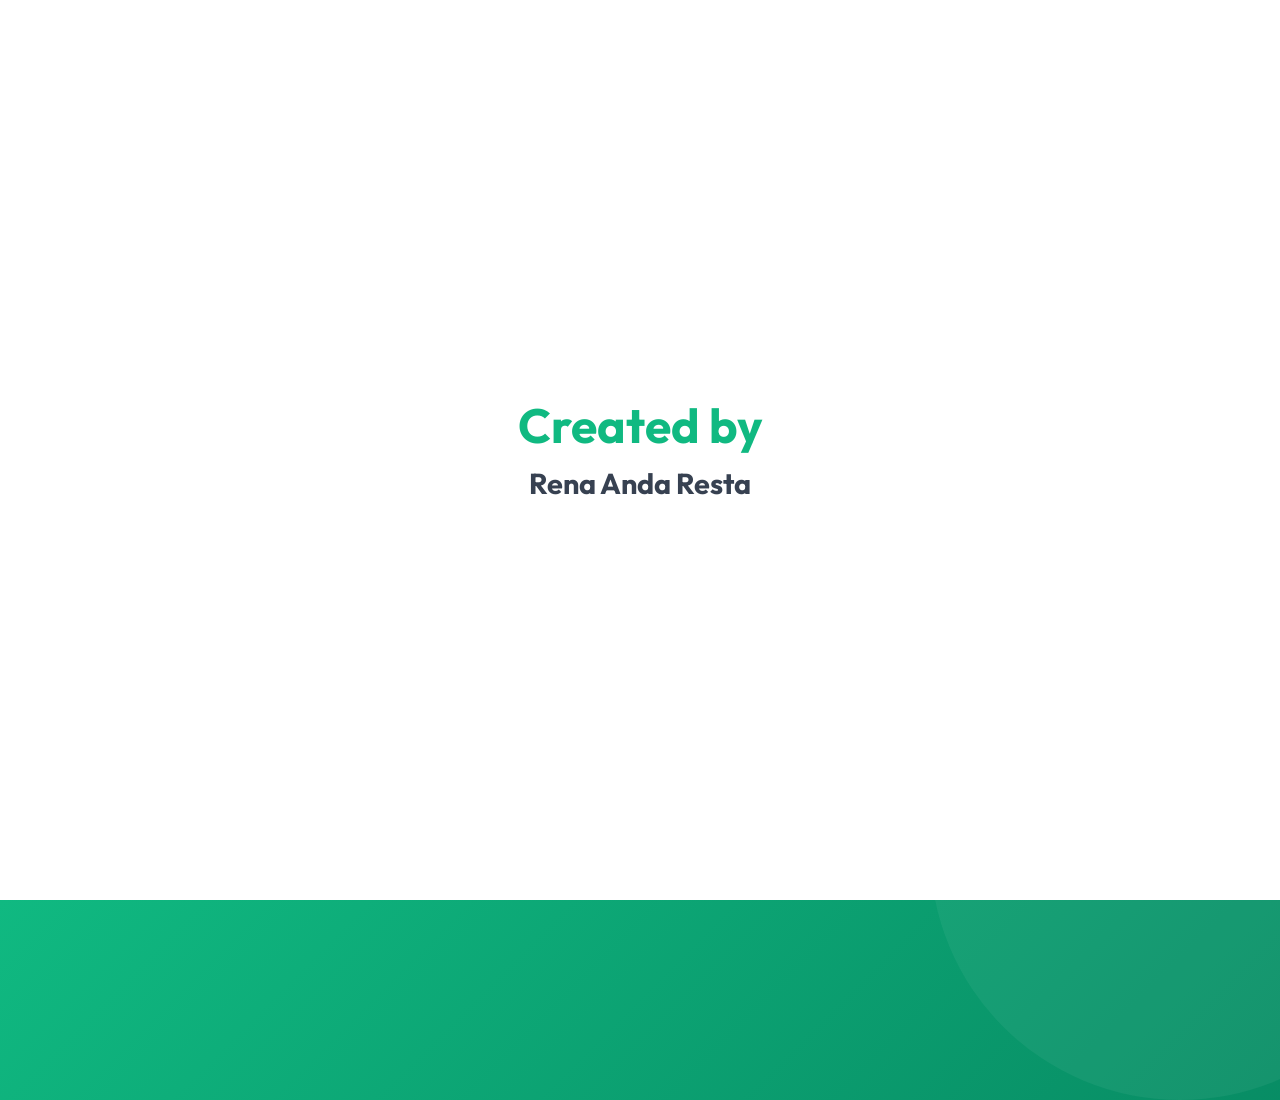
<file: index.html>
<!DOCTYPE html>
<html lang="id">
<head>
    <meta charset="UTF-8">
    <meta name="viewport" content="width=device-width, initial-scale=1.0">
    <title>Kumpulan Game Edukasi PAI</title>
    <link href="https://fonts.googleapis.com/css2?family=Outfit:wght@400;600;800&display=swap" rel="stylesheet">
    <link rel="stylesheet" href="https://cdnjs.cloudflare.com/ajax/libs/font-awesome/6.0.0/css/all.min.css">
    <style>
        * { margin: 0; padding: 0; box-sizing: border-box; font-family: 'Outfit', sans-serif; }
        body {
            background: linear-gradient(135deg, #10b981 0%, #047857 100%);
            min-height: 100vh;
            display: flex;
            flex-direction: column;
            align-items: center;
            justify-content: center;
            color: white;
            padding: 2rem;
            position: relative;
            overflow-x: hidden;
        }
        
        /* Floating background shapes */
        .bg-shape {
            position: absolute;
            background: rgba(255, 255, 255, 0.05);
            border-radius: 50%;
            z-index: 0;
            pointer-events: none;
        }
        .shape-1 { width: 300px; height: 300px; top: -50px; left: -100px; }
        .shape-2 { width: 500px; height: 500px; bottom: -200px; right: -150px; }

        /* Intro Overlay */
        #intro-overlay {
            position: fixed;
            top: 0; left: 0; width: 100%; height: 100%;
            background: white;
            z-index: 9999;
            display: flex;
            flex-direction: column;
            justify-content: center;
            align-items: center;
            transition: opacity 0.5s ease;
        }
        
        .splash-screen {
            display: flex;
            flex-direction: column;
            align-items: center;
            animation: fadeIn 1s;
        }
        .splash-screen h2 { color: #10b981; font-size: 3rem; margin-bottom: 10px; }
        .splash-screen h3 { color: #374151; font-size: 1.8rem; font-weight: 700; margin-bottom: 5px; }
        
        .start-screen {
            display: none;
            flex-direction: column;
            align-items: center;
            animation: fadeIn 1s;
            background: linear-gradient(135deg, #10b981 0%, #047857 100%);
            width: 100%;
            height: 100%;
            justify-content: center;
        }
        .title-container { display: flex; align-items: center; gap: 15px; margin-bottom: 10px; }
        .title-icon { font-size: 4rem; animation: bounce 2s infinite; }
        .main-title { font-size: 4.5rem; text-shadow: 2px 4px 0 rgba(0,0,0,0.1); letter-spacing: 2px; text-align: center; color: white;}
        .subtitle { font-size: 1.5rem; margin-bottom: 40px; opacity: 0.9; color: white;}
        .start-btn {
            background: transparent; color: white; border: 4px solid white;
            padding: 15px 50px; font-size: 2rem; border-radius: 50px;
            cursor: pointer; transition: all 0.3s; font-weight: bold;
        }
        .start-btn:hover { background: white; color: #10b981; transform: scale(1.05); }

        @keyframes bounce {
            0%, 100% { transform: translateY(0); }
            50% { transform: translateY(-20px); }
        }
        @keyframes fadeIn { from { opacity: 0; } to { opacity: 1; } }

        /* Main Content */
        #main-content {
            display: none;
            flex-direction: column;
            align-items: center;
            width: 100%;
            z-index: 1;
        }
        
        .header { text-align: center; margin-bottom: 4rem; z-index: 1; position: relative; }
        .header h1 { font-size: 3.5rem; font-weight: 800; margin-bottom: 0.5rem; text-shadow: 0 4px 15px rgba(0,0,0,0.2); }
        .header p { font-size: 1.3rem; opacity: 0.9; font-weight: 400; }
        
        .games-container {
            display: flex;
            gap: 2.5rem;
            max-width: 1200px;
            width: 100%;
            justify-content: center;
            flex-wrap: wrap;
            z-index: 1;
            position: relative;
        }
        
        .game-card {
            background: rgba(255, 255, 255, 0.15);
            backdrop-filter: blur(12px);
            -webkit-backdrop-filter: blur(12px);
            border: 1px solid rgba(255, 255, 255, 0.3);
            border-radius: 24px;
            padding: 3rem 2rem;
            text-align: center;
            text-decoration: none;
            color: white;
            width: calc(33.333% - 2.5rem);
            min-width: 280px;
            transition: all 0.4s cubic-bezier(0.175, 0.885, 0.32, 1.275);
            box-shadow: 0 15px 35px rgba(0,0,0,0.1);
            display: flex;
            flex-direction: column;
            align-items: center;
            position: relative;
            overflow: hidden;
        }
        
        .game-card::before {
            content: '';
            position: absolute;
            top: 0; left: 0; width: 100%; height: 100%;
            background: linear-gradient(135deg, rgba(255,255,255,0.3) 0%, rgba(255,255,255,0) 100%);
            opacity: 0;
            transition: opacity 0.4s ease;
        }
        
        .game-card:hover {
            transform: translateY(-15px);
            box-shadow: 0 25px 50px rgba(0,0,0,0.2);
            border-color: rgba(255, 255, 255, 0.6);
            background: rgba(255, 255, 255, 0.2);
        }
        
        .game-card:hover::before { opacity: 1; }
        
        .game-icon {
            font-size: 5rem;
            margin-bottom: 2rem;
            filter: drop-shadow(0 8px 12px rgba(0,0,0,0.2));
            z-index: 1;
            transition: transform 0.4s ease;
        }
        
        .game-card:hover .game-icon {
            transform: scale(1.1) rotate(5deg);
        }
        
        .game-title {
            font-size: 1.8rem;
            font-weight: 800;
            margin-bottom: 1rem;
            z-index: 1;
        }
        
        .game-desc {
            font-size: 1.1rem;
            opacity: 0.9;
            z-index: 1;
            line-height: 1.5;
        }
        
        @media (max-width: 1024px) {
            .game-card { width: calc(50% - 2.5rem); }
        }
        @media (max-width: 600px) {
            .game-card { width: 100%; }
            .header h1 { font-size: 2rem; }
            .header p { font-size: 1rem; }
            .main-title { font-size: 2.2rem; }
            .title-icon { font-size: 2.5rem; }
            .subtitle { font-size: 1.2rem; margin-bottom: 25px; }
            .start-btn { padding: 12px 35px; font-size: 1.5rem; }
            .splash-screen h2 { font-size: 2rem; }
            .splash-screen h3 { font-size: 1.3rem; }
        }
    </style>
</head>
<body>

    <!-- Intro Overlay -->
    <div id="intro-overlay">
        <!-- Splash Screen -->
        <div id="splash-screen" class="splash-screen">
            <h2>Created by</h2>
            <h3>Rena Anda Resta</h3>
        </div>
        <!-- Start Screen -->
        <div id="start-screen" class="start-screen">
            <div class="title-container">
                <span class="title-icon">📚</span>
                <h1 class="main-title">GAME EDUKASI PAI</h1>
                <span class="title-icon" style="animation-delay: 1s">🎮</span>
            </div>
            <p class="subtitle">Platform Bermain Sambil Belajar</p>
            <button class="start-btn" onclick="enterMain()">MASUK</button>
        </div>
    </div>

    <!-- Main Background Shapes -->
    <div class="bg-shape shape-1"></div>
    <div class="bg-shape shape-2"></div>

    <!-- Main Content -->
    <div id="main-content">
        <div class="header">
            <h1>Kumpulan Game PAI</h1>
            <p>Pilih permainan interaktif untuk belajar Pendidikan Agama Islam</p>
        </div>

        <div class="games-container">
            <!-- Game 1 -->
            <a href="dino-tug-of-war.html" class="game-card">
                <div class="game-icon">🦖</div>
                <div class="game-title">Dino Tug of War</div>
                <div class="game-desc">Tarik tambang dinosaurus sambil menjawab soal keagamaan.</div>
            </a>

            <!-- Game 2 -->
            <a href="ular-tangga.html" class="game-card">
                <div class="game-icon">🐍</div>
                <div class="game-title">Game Tangga PAI</div>
                <div class="game-desc">Mainkan papan interaktif dan panjat tangga pengetahuan.</div>
            </a>

            <!-- Game 3 -->
            <a href="benar-salah.html" class="game-card">
                <div class="game-icon">✔️❌</div>
                <div class="game-title">Benar atau Salah</div>
                <div class="game-desc">Kuis cepat ketangkasan untuk melatih pemahamanmu.</div>
            </a>

            <!-- Game 4 -->
            <a href="sambung-ayat.html" class="game-card">
                <div class="game-icon">🧩</div>
                <div class="game-title">Sambung Ayat (Kata-Kata Mutiara)</div>
                <div class="game-desc">Cocokkan potongan Kata Mutiara dengan benar.</div>
            </a>

            <!-- Game 5 -->
            <a href="buka-kotak.html" class="game-card">
                <div class="game-icon">📦</div>
                <div class="game-title">Buka Kotak Misteri</div>
                <div class="game-desc">Pilih kotak dan jawab pertanyaan untuk menguji karaktermu.</div>
            </a>
        </div>
    </div>

    <script>
        // Check if intro has been shown in this session
        if (!sessionStorage.getItem('introShown')) {
            setTimeout(() => {
                document.getElementById('splash-screen').style.display = 'none';
                document.getElementById('start-screen').style.display = 'flex';
                document.getElementById('intro-overlay').style.background = 'transparent';
            }, 3000);
        } else {
            document.getElementById('intro-overlay').style.display = 'none';
            document.getElementById('main-content').style.display = 'flex';
        }

        let bgMusic = new Audio('bgm.mp3');
        bgMusic.loop = true;
        bgMusic.volume = 1.0;
        let bgmStarted = false;

        document.body.addEventListener('click', () => {
            if(!bgmStarted) {
                bgMusic.play().catch(e => console.log(e));
                bgmStarted = true;
            }
        });

        function enterMain() {
            if(!bgmStarted) {
                bgMusic.play().catch(e => console.log(e));
                bgmStarted = true;
            }
            sessionStorage.setItem('introShown', 'true');
            const overlay = document.getElementById('intro-overlay');
            overlay.style.opacity = '0';
            setTimeout(() => {
                overlay.style.display = 'none';
                document.getElementById('main-content').style.display = 'flex';
            }, 500);
        }
    </script>
</body>
</html>
</file>
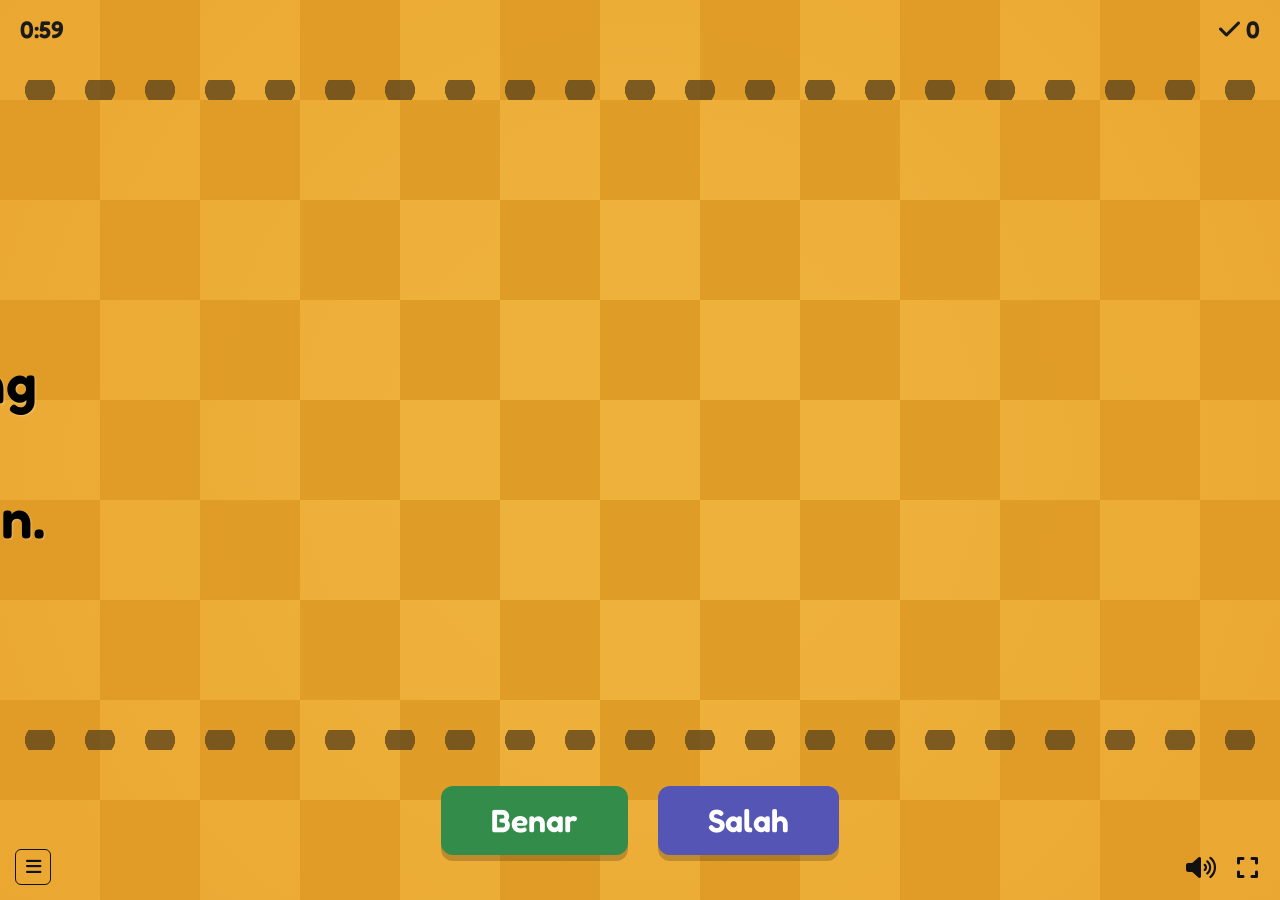
<file: benar-salah.html>
<!DOCTYPE html>
<html lang="id">
<head>
    <meta charset="UTF-8">
    <meta name="viewport" content="width=device-width, initial-scale=1.0">
    <title>Benar atau Salah</title>
    <link rel="stylesheet" href="benar-salah.css">
    <link href="https://fonts.googleapis.com/css2?family=Fredoka:wght@400;600&display=swap" rel="stylesheet">
    <link rel="stylesheet" href="https://cdnjs.cloudflare.com/ajax/libs/font-awesome/6.0.0/css/all.min.css">
</head>
<body>
    <div id="game-container">
        <!-- Background Pattern -->
        <div class="bg-dots top-dots"></div>
        <div class="bg-dots bottom-dots"></div>

        <!-- Header: Timer & Score -->
        <div class="header">
            <div class="timer" id="timer">1:00</div>
            <div class="score" id="score"><i class="fa-solid fa-check"></i> <span id="score-val">0</span></div>
        </div>

        <!-- Question Area -->
        <div class="question-container" id="question-container">
            <div class="question-text" id="question-text">
                Bersiaplah...
            </div>
        </div>

        <!-- Notification Overlay -->
        <div id="notification" class="notification hidden">
            <div id="notif-text">Benar!</div>
        </div>

        <!-- Controls (Buttons) -->
        <div class="controls">
            <button class="btn btn-benar" id="btn-benar">Benar</button>
            <button class="btn btn-salah" id="btn-salah">Salah</button>
        </div>

        <!-- Footer Buttons -->
        <div class="footer">
            <a href="index.html" class="icon-btn" id="btn-menu" title="Kembali ke Menu"><i class="fa-solid fa-bars"></i></a>
            <div class="right-footer">
                <button class="icon-btn" id="btn-sound"><i class="fa-solid fa-volume-high"></i></button>
                <button class="icon-btn" id="btn-fullscreen"><i class="fa-solid fa-expand"></i></button>
            </div>
        </div>
    </div>
    
    <script src="benar-salah.js"></script>
</body>
</html>
</file>
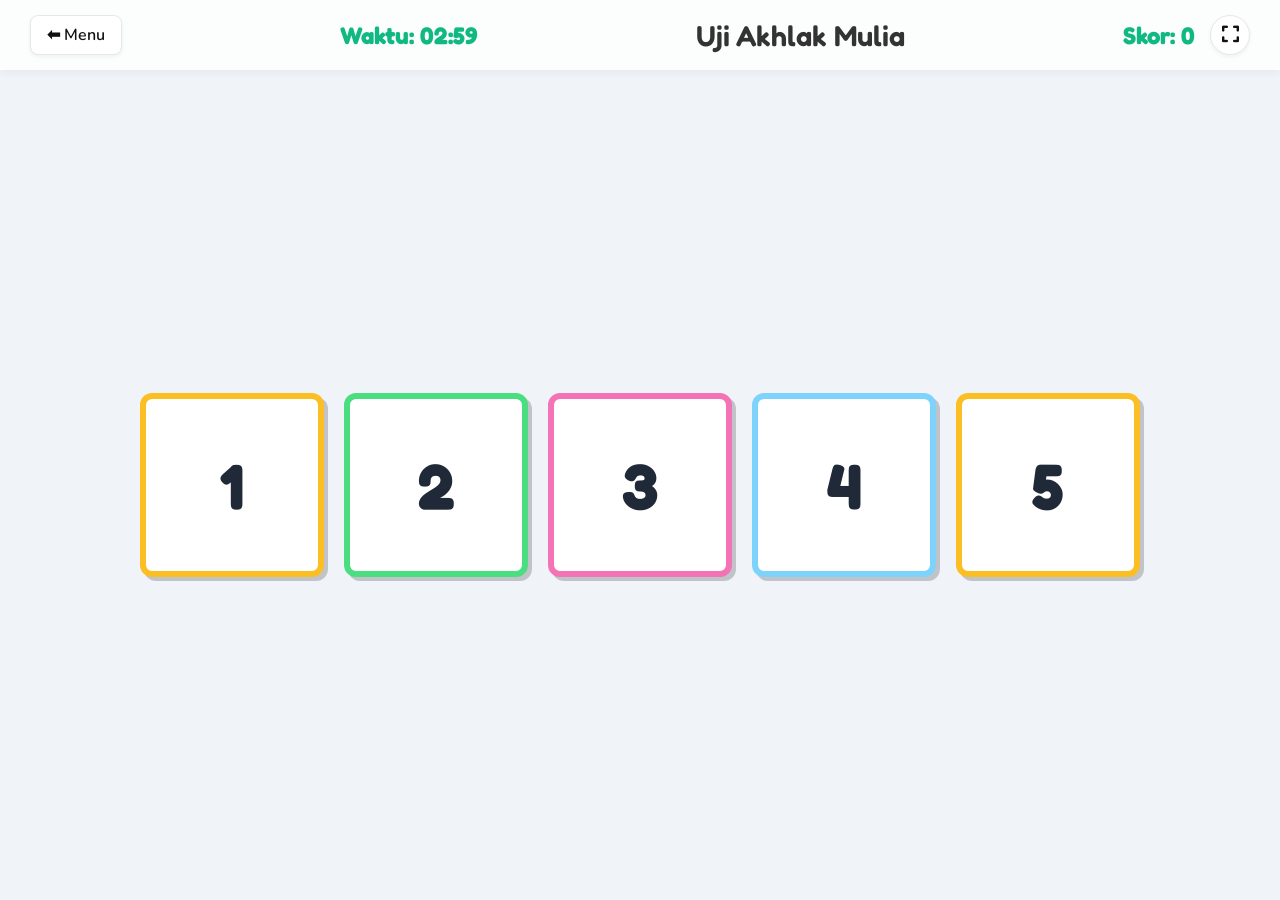
<file: buka-kotak.html>
<!DOCTYPE html>
<html lang="id">
<head>
    <meta charset="UTF-8">
    <meta name="viewport" content="width=device-width, initial-scale=1.0">
    <title>Buka Kotak Misteri</title>
    <link href="https://fonts.googleapis.com/css2?family=Fredoka:wght@400;600;700&family=Nunito:wght@400;700&display=swap" rel="stylesheet">
    <link rel="stylesheet" href="https://cdnjs.cloudflare.com/ajax/libs/font-awesome/6.4.0/css/all.min.css">
    <link rel="stylesheet" href="buka-kotak.css">
</head>
<body>
    <div class="box-game-screen fade-in">
        <div class="box-top-bar">
            <a href="index.html" class="menu-btn" style="position:relative; top:0; left:0;">⬅ Menu</a>
            <div class="box-timer">Waktu: <span id="timer-display">03:00</span></div>
            <div class="box-title">Uji Akhlak Mulia</div>
            <div style="display: flex; align-items: center; gap: 15px;">
                <div class="box-score">Skor: <span id="score-display">0</span></div>
                <button id="btn-fullscreen" title="Perbesar Layar" style="background: #fff; border: 1px solid #e5e7eb; border-radius: 50%; width: 40px; height: 40px; font-size: 1.2rem; cursor: pointer; box-shadow: 0 2px 4px rgba(0,0,0,0.05); display: flex; justify-content: center; align-items: center; color: #111;"><i class="fa-solid fa-expand"></i></button>
            </div>
        </div>

        <div class="boxes-grid-container" id="grid-view">
            <div class="boxes-grid" id="boxes-grid">
                <!-- Boxes injected by JS -->
            </div>
        </div>

        <div class="box-question-view fade-in" id="question-view" style="display: none;">
            <div class="box-question-card" id="q-text">
                <!-- Question Text -->
            </div>
            <div class="box-options-grid" id="q-options">
                <!-- Options injected by JS -->
            </div>
        </div>
        
        <!-- Score Popup -->
        <div class="winner-overlay fade-in" id="score-popup" style="display: none;">
            <h2 id="final-message">Waktu Habis!</h2>
            <div class="score-display" id="final-score">Skor Akhir: 0</div>
            <div class="finished-actions">
                <button class="play-again-btn primary-btn" onclick="initGame()">Main Lagi</button>
            </div>
        </div>
    </div>

    <script src="buka-kotak.js"></script>
</body>
</html>
</file>
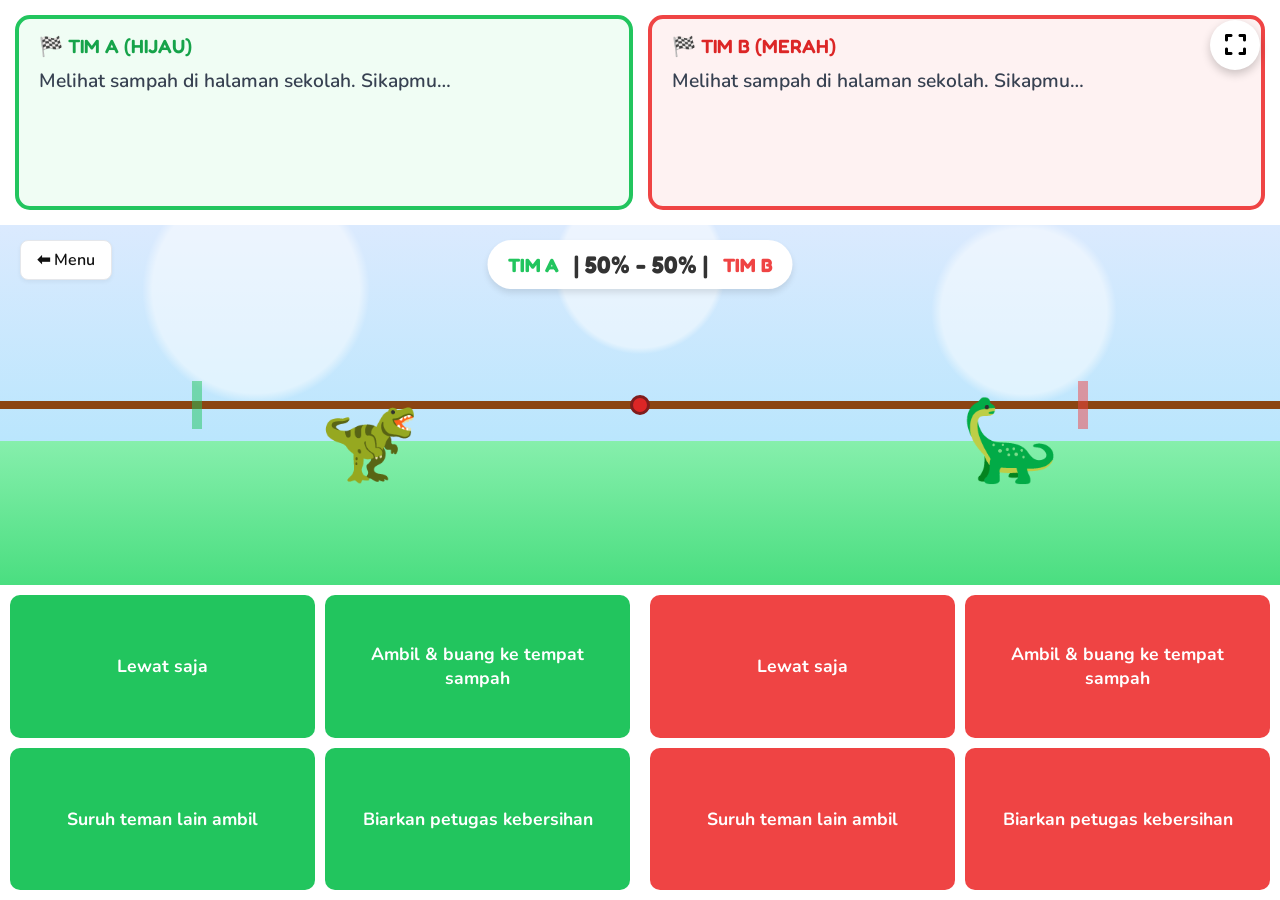
<file: dino-tug-of-war.html>
<!DOCTYPE html>
<html lang="id">
<head>
    <meta charset="UTF-8">
    <meta name="viewport" content="width=device-width, initial-scale=1.0">
    <title>Dino Tug of War</title>
    <link href="https://fonts.googleapis.com/css2?family=Fredoka:wght@400;600;700&family=Nunito:wght@400;700&display=swap" rel="stylesheet">
    <link rel="stylesheet" href="https://cdnjs.cloudflare.com/ajax/libs/font-awesome/6.4.0/css/all.min.css">
    <link rel="stylesheet" href="dino-tug-of-war.css">
</head>
<body>
    <button id="btn-fullscreen" title="Perbesar Layar" style="position: absolute; top: 20px; right: 20px; z-index: 1000; background: #fff; border: none; border-radius: 50%; width: 50px; height: 50px; font-size: 1.5rem; cursor: pointer; box-shadow: 0 4px 10px rgba(0,0,0,0.2);"><i class="fa-solid fa-expand"></i></button>
    <div class="game-screen fade-in">
        <!-- Top - Questions -->
        <div class="game-top">
            <div class="team-panel team-a">
                <div class="team-header">
                    🏁 TIM A (HIJAU)
                </div>
                <div class="question-text" id="question-a">Pertanyaan Tim A akan muncul di sini...</div>
            </div>
            <div class="team-panel team-b">
                <div class="team-header">
                    🏁 TIM B (MERAH)
                </div>
                <div class="question-text" id="question-b">Pertanyaan Tim B akan muncul di sini...</div>
            </div>
        </div>

        <!-- Middle - Tug of War Visual -->
        <div class="game-middle">
            <a href="index.html" class="menu-btn">⬅ Menu</a>
            <div class="score-indicator">
                <span class="score-a-text">TIM A</span>
                <span class="score-center" id="score-text">| 50% - 50% |</span>
                <span class="score-b-text">TIM B</span>
            </div>

            <div class="clouds"></div>
            <div class="rope-container">
                <div class="rope">
                    <div class="mark-a"></div>
                    <div class="mark-b"></div>
                    <div class="rope-center-mark" id="rope-center"></div>
                </div>
            </div>
            <div class="dino-character dino-a" id="dino-a">🦖</div>
            <div class="dino-character dino-b" id="dino-b">🦕</div>
        </div>

        <!-- Bottom - Answers -->
        <div class="game-bottom">
            <div class="answers-panel team-a-answers" id="answers-a">
                <!-- Answer buttons generated by JS -->
            </div>
            <div class="answers-panel team-b-answers" id="answers-b">
                <!-- Answer buttons generated by JS -->
            </div>
        </div>

        <!-- Winner Overlay -->
        <div class="winner-overlay" id="winner-overlay" style="display: none;">
            <h2 id="winner-text">🎉 TIM MENANG! 🎉</h2>
            <button class="play-again-btn" onclick="resetGame()">Main Lagi</button>
        </div>
    </div>

    <script src="dino-tug-of-war.js"></script>
</body>
</html>
</file>
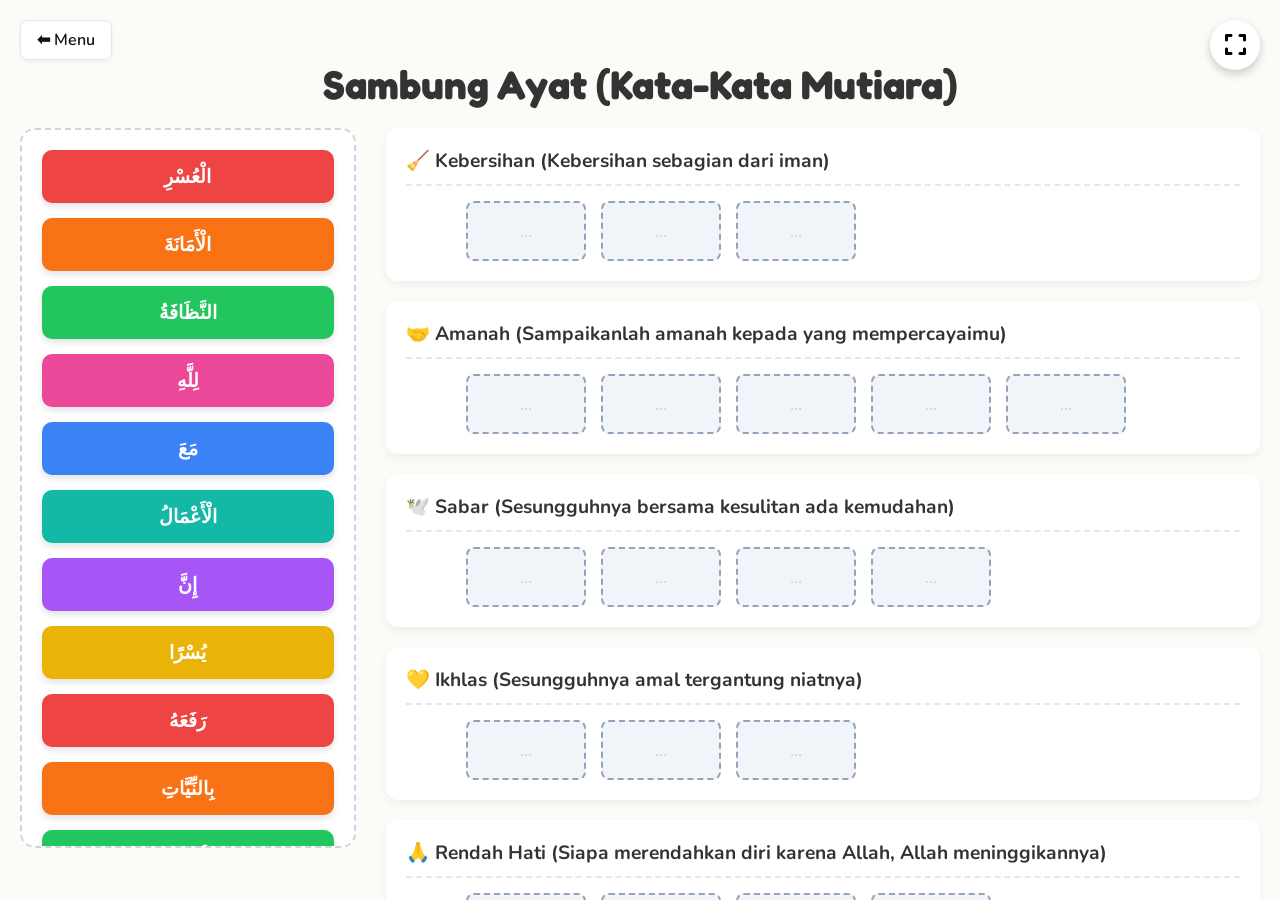
<file: sambung-ayat.html>
<!DOCTYPE html>
<html lang="id">
<head>
    <meta charset="UTF-8">
    <meta name="viewport" content="width=device-width, initial-scale=1.0">
    <title>Sambung Ayat (Kata-Kata Mutiara)</title>
    <link href="https://fonts.googleapis.com/css2?family=Fredoka:wght@400;600;700&family=Nunito:wght@400;700&display=swap" rel="stylesheet">
    <link rel="stylesheet" href="https://cdnjs.cloudflare.com/ajax/libs/font-awesome/6.4.0/css/all.min.css">
    <link rel="stylesheet" href="sambung-ayat.css">
</head>
<body>
    <button id="btn-fullscreen" title="Perbesar Layar" style="position: absolute; top: 20px; right: 20px; z-index: 1000; background: #fff; border: none; border-radius: 50%; width: 50px; height: 50px; font-size: 1.5rem; cursor: pointer; box-shadow: 0 4px 10px rgba(0,0,0,0.2);"><i class="fa-solid fa-expand"></i></button>
    <div class="matchup-screen fade-in">
        <div class="matchup-header">
            <a href="index.html" class="menu-btn">⬅ Menu</a>
            <h2>Sambung Ayat (Kata-Kata Mutiara)</h2>
        </div>

        <div class="matchup-layout">
            <div 
                class="matchup-pool" 
                id="options-pool"
                ondragover="handleDragOver(event)"
                ondrop="handleDropOnPool(event)"
            >
                <!-- Pool items injected by JS -->
            </div>

            <div class="matchup-targets" id="targets-container">
                <!-- Target rows injected by JS -->
            </div>
        </div>

        <div class="matchup-footer" id="footer-actions">
            <button class="submit-btn" id="submit-btn" disabled onclick="handleSubmit()">Kirim jawaban</button>
        </div>

        <!-- Score Popup -->
        <div class="winner-overlay fade-in" id="score-popup" style="display: none;">
            <h2>Luar Biasa!</h2>
            <div class="score-display" id="final-score">Skor: 0 / 0</div>
            <div class="finished-actions">
                <button class="play-again-btn" onclick="document.getElementById('score-popup').style.display='none'">Lihat Jawaban</button>
                <button class="play-again-btn primary-btn" onclick="initGame()">Main Lagi</button>
            </div>
        </div>
    </div>

    <script src="sambung-ayat.js"></script>
</body>
</html>
</file>
<file: benar-salah.css>
* {
    margin: 0;
    padding: 0;
    box-sizing: border-box;
}

body, html {
    width: 100%;
    height: 100%;
    font-family: 'Fredoka', sans-serif;
    overflow: hidden;
    background-color: #eeb13b;
    /* Diamond pattern similar to image */
    background-image: 
        linear-gradient(45deg, #df9d28 25%, transparent 25%, transparent 75%, #df9d28 75%, #df9d28),
        linear-gradient(45deg, #df9d28 25%, transparent 25%, transparent 75%, #df9d28 75%, #df9d28);
    background-size: 200px 200px;
    background-position: 0 0, 100px 100px;
}

#game-container {
    width: 100vw;
    height: 100vh;
    position: relative;
    display: flex;
    flex-direction: column;
    justify-content: center;
    align-items: center;
    /* subtle overlay gradient to match the rich look */
    background: radial-gradient(circle at center, transparent 30%, rgba(228, 153, 37, 0.4) 100%);
}

/* Dots border */
.bg-dots {
    position: absolute;
    left: 0;
    right: 0;
    height: 20px;
    background-image: radial-gradient(circle, #61461a 35%, transparent 36%);
    background-size: 60px 60px;
    background-position: center;
    background-repeat: repeat-x;
    opacity: 0.8;
}
.top-dots {
    top: 80px;
}
.bottom-dots {
    bottom: 150px;
}

/* Header */
.header {
    position: absolute;
    top: 15px;
    left: 20px;
    right: 20px;
    display: flex;
    justify-content: space-between;
    font-size: 1.5rem;
    color: #1a1a1a;
    font-weight: 600;
}

/* Question sliding */
.question-container {
    width: 100%;
    height: 300px;
    position: relative;
    overflow: hidden;
    display: flex;
    align-items: center;
}

.question-text {
    position: absolute;
    left: 0; /* JS will transform this */
    width: 70vw; /* Fixed width to allow wrapping */
    font-size: 3.5rem;
    font-weight: 600;
    color: #000;
    text-align: center;
    line-height: 1.2;
    /* A subtle shadow for readability */
    text-shadow: 1px 1px 2px rgba(255, 255, 255, 0.3);
}

/* Controls */
.controls {
    position: absolute;
    bottom: 45px;
    display: flex;
    gap: 30px;
    z-index: 5;
}

.btn {
    padding: 15px 50px;
    font-size: 2rem;
    font-weight: 600;
    border: none;
    border-radius: 12px;
    cursor: pointer;
    color: white;
    font-family: 'Fredoka', sans-serif;
    box-shadow: 0 6px 0 rgba(0,0,0,0.2);
    transition: all 0.1s;
}
.btn:active {
    transform: translateY(6px);
    box-shadow: 0 0 0 rgba(0,0,0,0.2);
}

.btn-benar {
    background-color: #348c4b; /* Green */
}
.btn-benar:hover {
    background-color: #3ca257;
}

.btn-salah {
    background-color: #5455b5; /* Blue */
}
.btn-salah:hover {
    background-color: #6062cc;
}

/* Footer */
.footer {
    position: absolute;
    bottom: 15px;
    left: 15px;
    right: 15px;
    display: flex;
    justify-content: space-between;
}
.icon-btn {
    background: transparent;
    border: 1px solid #111;
    border-radius: 6px;
    width: 36px;
    height: 36px;
    font-size: 1.1rem;
    cursor: pointer;
    display: flex;
    justify-content: center;
    align-items: center;
    color: #111;
    text-decoration: none;
    transition: background 0.2s;
}
.icon-btn:hover {
    background: rgba(0,0,0,0.05);
}
.right-footer {
    display: flex;
    gap: 10px;
}
.right-footer .icon-btn {
    border: none;
    font-size: 1.5rem;
}
.right-footer .icon-btn:hover {
    background: transparent;
    transform: scale(1.1);
}

/* Notification overlay */
.notification {
    position: absolute;
    top: 40%;
    left: 50%;
    transform: translate(-50%, -50%) scale(0.5);
    font-size: 5rem;
    font-weight: bold;
    color: white;
    text-shadow: 2px 2px 10px rgba(0,0,0,0.6);
    opacity: 0;
    pointer-events: none;
    transition: all 0.3s cubic-bezier(0.175, 0.885, 0.32, 1.275);
    z-index: 10;
}
.notification.show {
    opacity: 1;
    transform: translate(-50%, -50%) scale(1);
}
.notif-benar {
    color: #4caf50;
    -webkit-text-stroke: 2px #1b5e20;
}
.notif-salah {
    color: #f44336;
    -webkit-text-stroke: 2px #b71c1c;
}

.explanation {
    font-size: 1.5rem;
    font-weight: 500;
    color: #fff;
    -webkit-text-stroke: 0;
    margin-top: 15px;
    background: rgba(0,0,0,0.6);
    padding: 10px 20px;
    border-radius: 8px;
    line-height: 1.4;
    text-shadow: none;
    max-width: 80vw;
    white-space: normal;
}

/* Responsiveness for smaller screens */
@media (max-width: 768px) {
    .question-text {
        font-size: 2.5rem;
        width: 85vw;
    }
    .btn {
        padding: 12px 40px;
        font-size: 1.5rem;
    }
    .header {
        font-size: 1.2rem;
    }
    .top-dots { top: 60px; }
    .bottom-dots { bottom: 120px; }
}

@media (max-width: 480px) {
    .question-text { font-size: 1.8rem; width: 90vw; }
    .btn { padding: 12px 20px; font-size: 1.2rem; width: 45%; text-align: center; }
    .controls { gap: 10px; width: 90vw; justify-content: center; }
    .notification { font-size: 3rem; }
    .explanation { font-size: 1.1rem; padding: 10px; max-width: 95vw; }
    .header { font-size: 1rem; top: 10px; left: 10px; right: 10px; }
    .footer { bottom: 10px; left: 10px; right: 10px; }
}
</file>
<file: buka-kotak.css>
* { margin: 0; padding: 0; box-sizing: border-box; }
body { font-family: 'Nunito', sans-serif; background-color: #f0f4f8; overflow: hidden;}

.fade-in { animation: fadeIn 0.4s ease-in-out; }
@keyframes fadeIn { from { opacity: 0; } to { opacity: 1; } }

.box-game-screen {
    width: 100vw;
    height: 100vh;
    display: flex;
    flex-direction: column;
    position: relative;
}

.box-top-bar {
    display: flex;
    justify-content: space-between;
    align-items: center;
    padding: 15px 30px;
    font-family: 'Fredoka', sans-serif;
    font-size: 1.5rem;
    color: #333;
    background: rgba(255, 255, 255, 0.8);
    box-shadow: 0 2px 10px rgba(0,0,0,0.05);
    z-index: 10;
}

.menu-btn {
    background: white; border: 1px solid #e5e7eb;
    padding: 8px 16px; border-radius: 8px;
    cursor: pointer; font-weight: 600; text-decoration: none; color: #111;
    font-family: 'Nunito', sans-serif; font-size: 1rem;
    box-shadow: 0 2px 4px rgba(0,0,0,0.05);
}

.box-timer, .box-score { font-weight: 700; color: #10b981; }
.box-title { font-weight: 600; font-size: 1.8rem; }

.boxes-grid-container {
    flex: 1;
    display: flex;
    justify-content: center;
    align-items: center;
    padding: 20px;
}

.boxes-grid {
    display: grid;
    grid-template-columns: repeat(5, 1fr);
    gap: 20px;
    max-width: 1000px;
    width: 100%;
}

.box-item {
    aspect-ratio: 1 / 1;
    background-color: white;
    border: 6px solid #fbbf24;
    border-radius: 12px;
    display: flex;
    justify-content: center;
    align-items: center;
    cursor: pointer;
    transition: transform 0.2s, box-shadow 0.2s;
    box-shadow: 4px 4px 0px rgba(0,0,0,0.2);
    position: relative;
    user-select: none;
}

.box-item:nth-child(even) { border-color: #4ade80; }
.box-item:nth-child(3n) { border-color: #f472b6; }
.box-item:nth-child(4n) { border-color: #7dd3fc; }

.box-item:hover:not(.box-opened) {
    transform: translateY(-5px);
    box-shadow: 4px 8px 0px rgba(0,0,0,0.2);
}

.box-number {
    font-family: 'Fredoka', sans-serif;
    font-size: 4rem;
    font-weight: 700;
    color: #1f2937;
}

.box-opened { cursor: default; transform: scale(0.95); }
.box-item.box-opened:not(.box-correct) {
    opacity: 0.7;
    box-shadow: 2px 2px 0px rgba(0,0,0,0.1);
}

.box-correct {
    background-color: #fef08a;
    border-color: #eab308;
    opacity: 1;
}

.correct-out {
    width: 100%; height: 100%;
    display: flex; flex-direction: column;
    justify-content: center; align-items: center;
    padding: 10px; text-align: center;
}

.correct-q-text {
    font-family: 'Nunito', sans-serif; font-size: 0.9rem; font-weight: 700; color: #111;
    line-height: 1.2; overflow: hidden; display: -webkit-box; -webkit-line-clamp: 4; -webkit-box-orient: vertical;
}

.cross-out {
    position: absolute; top: 0; left: 0; width: 100%; height: 100%;
    display: flex; justify-content: center; align-items: center;
    font-size: 5rem; color: #ef4444; opacity: 0.5;
}

/* Question View */
.box-question-view {
    flex: 1; display: flex; justify-content: center; align-items: center; gap: 40px; padding: 40px;
}

.box-question-card {
    background-color: #4ade80;
    border: 8px solid #22c55e;
    border-radius: 20px;
    padding: 40px;
    width: 45%;
    min-height: 300px;
    display: flex;
    justify-content: center;
    align-items: center;
    text-align: center;
    font-family: 'Fredoka', sans-serif;
    font-size: 2rem;
    font-weight: 700;
    color: #064e3b;
    box-shadow: 6px 6px 0px rgba(0,0,0,0.2);
}

.box-options-grid {
    display: grid;
    grid-template-columns: 1fr 1fr;
    gap: 20px;
    width: 45%;
}

.box-option-card {
    background: white;
    border: 6px solid rgba(0,0,0,0.15);
    border-radius: 15px;
    padding: 20px;
    min-height: 120px;
    display: flex;
    flex-direction: column;
    justify-content: center;
    align-items: center;
    cursor: pointer;
    transition: transform 0.2s;
    box-shadow: 4px 4px 0px rgba(0,0,0,0.2);
    text-align: center;
}

.box-option-card:hover { transform: scale(1.05); border-color: #10b981; }

.opt-letter {
    font-family: 'Fredoka', sans-serif; font-size: 1.5rem; font-weight: 700;
    margin-bottom: 5px; color: rgba(0,0,0,0.6);
}

.opt-text {
    font-size: 1.3rem; font-weight: 700; color: #111; font-family: 'Nunito', sans-serif;
}

.winner-overlay {
    position: fixed; top: 0; left: 0; right: 0; bottom: 0;
    background: rgba(0,0,0,0.8); display: flex; flex-direction: column;
    justify-content: center; align-items: center; z-index: 1000; color: white;
}
.winner-overlay h2 { font-size: 4rem; font-family: 'Fredoka', sans-serif; margin-bottom: 20px;}
.score-display { font-size: 3rem; font-weight: bold; color: #10b981; margin: 20px 0; background: white; padding: 20px 50px; border-radius: 20px;}
.play-again-btn { background: white; color: #333; border: none; padding: 15px 40px; font-size: 1.5rem; border-radius: 30px; cursor: pointer; font-family: 'Fredoka', sans-serif; margin-top: 20px;}
.play-again-btn.primary-btn { background: #10b981; color: white; }

/* Responsive adjustments */
@media (max-width: 900px) {
    .boxes-grid { grid-template-columns: repeat(4, 1fr); gap: 15px; }
    .box-question-view { flex-direction: column; gap: 20px; padding: 20px; }
    .box-question-card { width: 80%; min-height: 200px; padding: 20px; font-size: 1.5rem; }
    .box-options-grid { width: 80%; }
}

@media (max-width: 600px) {
    .boxes-grid { grid-template-columns: repeat(3, 1fr); gap: 10px; }
    .box-top-bar { font-size: 1.2rem; padding: 10px 15px; flex-wrap: wrap; justify-content: center; gap: 10px; }
    .box-title { width: 100%; text-align: center; margin-bottom: 5px; }
    .box-number { font-size: 2.5rem; }
    .correct-q-text { font-size: 0.75rem; -webkit-line-clamp: 3; }
    .box-question-card { width: 100%; font-size: 1.3rem; padding: 15px; min-height: 150px; border-width: 4px; }
    .box-options-grid { width: 100%; grid-template-columns: 1fr; gap: 10px; }
    .box-option-card { min-height: 70px; padding: 10px; border-width: 4px; }
    .opt-letter { font-size: 1.2rem; }
    .opt-text { font-size: 1.1rem; }
    .winner-overlay h2 { font-size: 2.5rem; text-align: center; }
    .score-display { font-size: 2rem; padding: 15px 30px; }
    .play-again-btn { font-size: 1.2rem; padding: 10px 30px; }
}
</file>
<file: dino-tug-of-war.css>
* {
    margin: 0;
    padding: 0;
    box-sizing: border-box;
}

body {
    font-family: 'Nunito', sans-serif;
    background-color: #f0fdf4;
    overflow: hidden;
}

.fade-in {
    animation: fadeIn 0.5s ease-in-out;
}

@keyframes fadeIn {
    from { opacity: 0; }
    to { opacity: 1; }
}

.game-screen {
    width: 100vw;
    height: 100vh;
    display: flex;
    flex-direction: column;
}

/* Colors from App.css */
:root {
    --green-button: #22c55e;
    --green-button-hover: #16a34a;
    --green-primary: #10b981;
    --red-button: #ef4444;
    --red-button-hover: #dc2626;
    --text-dark: #1f2937;
}

/* Top - Questions */
.game-top {
    display: flex;
    min-height: 25vh;
    padding: 15px;
    gap: 15px;
    background: white;
}

.team-panel {
    flex: 1;
    border-radius: 15px;
    padding: 15px 20px;
    display: flex;
    flex-direction: column;
    gap: 10px;
    border: 4px solid;
    position: relative;
    overflow-y: auto;
}

.team-panel.team-a {
    border-color: var(--green-button);
    background-color: #f0fdf4;
}

.team-panel.team-b {
    border-color: var(--red-button);
    background-color: #fef2f2;
}

.team-header {
    font-family: 'Fredoka', sans-serif;
    font-weight: 600;
    font-size: 1.2rem;
    display: flex;
    align-items: center;
    gap: 8px;
}

.team-a .team-header { color: var(--green-button-hover); }
.team-b .team-header { color: var(--red-button-hover); }

.question-text {
    font-size: 1.2rem;
    font-weight: 600;
    color: #374151;
}

/* Middle - Tug of War */
.game-middle {
    flex: 1;
    position: relative;
    background: linear-gradient(to bottom, #dbeafe 0%, #bae6fd 60%, #86efac 60%, #4ade80 100%);
    overflow: hidden;
    min-height: 40vh;
}

.menu-btn {
    position: absolute;
    top: 15px;
    left: 20px;
    background: white;
    border: 1px solid #e5e7eb;
    padding: 8px 16px;
    border-radius: 8px;
    cursor: pointer;
    font-weight: 600;
    box-shadow: 0 2px 4px rgba(0,0,0,0.05);
    z-index: 10;
    text-decoration: none;
    color: #111;
}

.score-indicator {
    position: absolute;
    top: 15px;
    left: 50%;
    transform: translateX(-50%);
    background: white;
    padding: 10px 20px;
    border-radius: 30px;
    display: flex;
    align-items: center;
    gap: 15px;
    box-shadow: 0 4px 6px rgba(0,0,0,0.1);
    font-family: 'Fredoka', sans-serif;
    font-size: 1.2rem;
    z-index: 10;
}

.score-a-text { color: var(--green-button); font-weight: bold; }
.score-b-text { color: var(--red-button); font-weight: bold; }
.score-center { font-size: 1.5rem; font-weight: 700; color: #333; }

.clouds {
    position: absolute;
    top: 0; left: 0; right: 0; bottom: 40%;
    background-image: radial-gradient(circle at 20% 30%, white 10%, transparent 11%),
                      radial-gradient(circle at 80% 40%, white 8%, transparent 9%),
                      radial-gradient(circle at 50% 20%, white 12%, transparent 13%);
    opacity: 0.5;
}

.rope-container {
    position: absolute;
    top: 50%;
    left: 0;
    width: 100%;
    height: 20px;
    transform: translateY(-50%);
    display: flex;
    align-items: center;
}

.rope {
    width: 100%;
    height: 8px;
    background-color: #8B4513;
    position: relative;
}

.rope-center-mark {
    width: 20px;
    height: 20px;
    background-color: #dc2626;
    border-radius: 50%;
    position: absolute;
    top: 50%;
    left: 50%; /* Animated via JS */
    transform: translate(-50%, -50%);
    border: 3px solid #7f1d1d;
    transition: left 0.5s ease-out;
    z-index: 5;
}

.mark-a {
    position: absolute;
    left: 15%;
    top: -20px;
    width: 10px;
    height: 48px;
    background-color: rgba(34, 197, 94, 0.5);
}

.mark-b {
    position: absolute;
    right: 15%;
    top: -20px;
    width: 10px;
    height: 48px;
    background-color: rgba(239, 68, 68, 0.5);
}

.dino-character {
    position: absolute;
    top: 60%;
    font-size: 5rem;
    transform: translateY(-50%);
    transition: left 0.5s ease-out;
}

.dino-a {
    left: 20%; 
    transform: translateY(-50%) scaleX(-1); /* Face right */
}

.dino-b {
    left: 80%;
}

/* Bottom - Answers */
.game-bottom {
    display: flex;
    min-height: 35vh;
    background: white;
}

.answers-panel {
    flex: 1;
    padding: 10px;
    display: grid;
    grid-template-columns: 1fr 1fr;
    grid-template-rows: 1fr 1fr;
    gap: 10px;
}

.answer-btn {
    border: none;
    border-radius: 10px;
    color: white;
    font-family: 'Nunito', sans-serif;
    font-weight: 700;
    font-size: 1.1rem;
    cursor: pointer;
    transition: transform 0.1s, opacity 0.2s;
    display: flex;
    justify-content: center;
    align-items: center;
    padding: 15px;
    text-align: center;
}

.answer-btn:active {
    transform: scale(0.95);
}

.answer-btn:disabled {
    opacity: 0.5;
    cursor: not-allowed;
}

.team-a-answers .answer-btn { background-color: var(--green-button); }
.team-a-answers .answer-btn:hover:not(:disabled) { background-color: var(--green-button-hover); }

.team-b-answers .answer-btn { background-color: var(--red-button); }
.team-b-answers .answer-btn:hover:not(:disabled) { background-color: var(--red-button-hover); }

/* Winner Overlay */
.winner-overlay {
    position: fixed;
    top: 0; left: 0; right: 0; bottom: 0;
    background: rgba(0,0,0,0.8);
    display: flex;
    flex-direction: column;
    justify-content: center;
    align-items: center;
    z-index: 1000;
    color: white;
}

.winner-overlay h2 {
    font-size: 4rem;
    margin-bottom: 20px;
    font-family: 'Fredoka', sans-serif;
}

.team-a-wins { color: var(--green-primary); }
.team-b-wins { color: var(--red-button); }

.play-again-btn {
    background: white;
    color: var(--text-dark);
    border: none;
    padding: 15px 40px;
    font-size: 1.5rem;
    border-radius: 30px;
    cursor: pointer;
    font-family: 'Fredoka', sans-serif;
    transition: transform 0.2s;
}

.play-again-btn:hover {
    transform: scale(1.05);
}

@media (max-width: 900px) {
    .dino-character { font-size: 3.5rem; }
    .question-text { font-size: 1rem; }
    .team-header { font-size: 1rem; }
    .answer-btn { padding: 10px; font-size: 1rem; }
}

@media (max-width: 600px) {
    .game-top { flex-direction: column; min-height: 40vh; }
    .team-panel { border-width: 2px; padding: 10px; }
    .score-indicator { padding: 5px 10px; font-size: 1rem; top: 10px; }
    .score-center { font-size: 1.2rem; }
    .dino-character { font-size: 2.5rem; }
    .mark-a { left: 10%; }
    .mark-b { right: 10%; }
    .answers-panel { gap: 5px; }
    .answer-btn { padding: 8px; font-size: 0.9rem; border-radius: 6px; }
    .winner-overlay h2 { font-size: 2.5rem; }
    .play-again-btn { font-size: 1.2rem; padding: 10px 20px; }
}
</file>
<file: sambung-ayat.css>
* { margin: 0; padding: 0; box-sizing: border-box; }
body { font-family: 'Nunito', sans-serif; background-color: #fdfbf7; }

.fade-in { animation: fadeIn 0.5s ease-in-out; }
@keyframes fadeIn { from { opacity: 0; } to { opacity: 1; } }

.matchup-screen {
    width: 100vw;
    height: 100vh;
    display: flex;
    flex-direction: column;
    padding: 20px;
    overflow-y: auto;
}

.matchup-header {
    display: flex;
    flex-direction: column;
    align-items: center;
    position: relative;
    margin-bottom: 20px;
}

.matchup-header h2 {
    margin-top: 40px;
    color: #333;
    font-family: 'Fredoka', sans-serif;
    font-size: 2.5rem;
}

.menu-btn {
    position: absolute;
    top: 0; left: 0;
    background: white; border: 1px solid #e5e7eb;
    padding: 8px 16px; border-radius: 8px;
    cursor: pointer; font-weight: 600; text-decoration: none; color: #111;
    box-shadow: 0 2px 4px rgba(0,0,0,0.05);
}

.matchup-layout {
    display: flex;
    flex-direction: row;
    gap: 30px;
    flex: 1;
    max-width: 1300px;
    margin: 0 auto;
    width: 100%;
}

.matchup-pool {
    flex: 0.25;
    background: white;
    border: 2px dashed #cbd5e1;
    border-radius: 15px;
    padding: 20px;
    display: flex;
    flex-direction: column;
    gap: 15px;
    min-height: 400px;
    max-height: 80vh;
    overflow-y: auto;
}

.pool-empty {
    color: #94a3b8;
    text-align: center;
    margin-top: 20px;
    font-style: italic;
}

.matchup-draggable {
    padding: 15px;
    border-radius: 10px;
    font-weight: 700;
    font-size: 1.2rem;
    text-align: center;
    cursor: grab;
    box-shadow: 0 4px 6px rgba(0,0,0,0.1);
    color: white;
    user-select: none;
    font-family: 'Arial', sans-serif; /* Good for Arabic */
}

.matchup-draggable:active { cursor: grabbing; }
.matchup-draggable.inside-box { width: 100%; height: 100%; box-shadow: none; border-radius: 6px; display:flex; align-items:center; justify-content:center; font-size: 1.2rem;}

.bg-red { background-color: #ef4444; }
.bg-orange { background-color: #f97316; }
.bg-green { background-color: #22c55e; }
.bg-pink { background-color: #ec4899; }
.bg-blue { background-color: #3b82f6; }
.bg-teal { background-color: #14b8a6; }
.bg-purple { background-color: #a855f7; }
.bg-yellow { background-color: #eab308; }
.bg-gray { background-color: #64748b; }

.matchup-targets {
    flex: 0.75;
    display: flex;
    flex-direction: column;
    gap: 20px;
}

.matchup-row-multi {
    display: flex;
    flex-direction: column;
    background: white;
    padding: 20px;
    border-radius: 12px;
    box-shadow: 0 4px 10px rgba(0,0,0,0.05);
    gap: 15px;
}

.matchup-question-text {
    font-size: 1.2rem;
    font-weight: 700;
    color: #333;
    border-bottom: 2px dashed #e2e8f0;
    padding-bottom: 10px;
}

.matchup-boxes-container {
    display: flex;
    flex-wrap: wrap;
    gap: 15px;
    align-items: center;
    flex-direction: row-reverse; /* Arabic is Right to Left */
    justify-content: flex-end;
}

.matchup-box {
    width: auto;
    min-width: 120px;
    height: 60px;
    background: #f1f5f9;
    border: 2px dashed #94a3b8;
    border-radius: 8px;
    display: flex;
    justify-content: center;
    align-items: center;
    padding: 0 10px;
}

.matchup-box.correct-box { border-color: #22c55e; background-color: #f0fdf4; border-style: solid; }
.matchup-box.wrong-box { border-color: #ef4444; background-color: #fef2f2; border-style: solid;}

.box-placeholder {
    color: #cbd5e1;
    font-size: 1.2rem;
}

.row-icon {
    font-size: 1.5rem;
    font-weight: bold;
    margin-right: 15px;
    width: 30px;
    text-align: center;
}

.icon-correct { color: #22c55e; }
.icon-wrong { color: #ef4444; }

.matchup-footer {
    display: flex;
    justify-content: center;
    margin-top: 30px;
    padding-bottom: 20px;
}

.submit-btn {
    background: #3b82f6;
    color: white;
    border: none;
    padding: 15px 40px;
    font-size: 1.2rem;
    border-radius: 30px;
    cursor: pointer;
    font-family: 'Fredoka', sans-serif;
    transition: transform 0.2s, background 0.2s;
}

.submit-btn:hover:not(:disabled) { transform: scale(1.05); background: #2563eb; }
.submit-btn:disabled { opacity: 0.5; cursor: not-allowed; background: #94a3b8; }

.winner-overlay {
    position: fixed;
    top: 0; left: 0; right: 0; bottom: 0;
    background: rgba(0,0,0,0.8);
    display: flex;
    flex-direction: column;
    justify-content: center;
    align-items: center;
    z-index: 1000;
    color: white;
}

.winner-overlay h2 { font-size: 3rem; font-family: 'Fredoka', sans-serif; }
.score-display {
    font-size: 4rem; font-weight: bold; color: #10b981;
    margin: 20px 0; background: white; padding: 20px 50px; border-radius: 20px;
}
.finished-actions { display: flex; gap: 20px; margin-top: 30px; }
.play-again-btn { background: white; color: #333; border: none; padding: 15px 40px; font-size: 1.2rem; border-radius: 30px; cursor: pointer; font-family: 'Fredoka', sans-serif;}
.play-again-btn.primary-btn { background: #10b981; color: white; }

@media (max-width: 768px) {
    .matchup-layout { flex-direction: column-reverse; gap: 15px; }
    .matchup-pool { min-height: 150px; max-height: 30vh; padding: 10px; }
    .matchup-header h2 { font-size: 2rem; margin-top: 30px; }
    .matchup-targets { gap: 15px; }
    .matchup-row-multi { padding: 15px; gap: 10px; }
    .matchup-question-text { font-size: 1rem; }
    .matchup-box { min-width: 80px; height: 50px; }
    .matchup-draggable { font-size: 1rem; padding: 10px; }
    .matchup-draggable.inside-box { font-size: 1rem; }
    .submit-btn { padding: 12px 30px; font-size: 1.1rem; }
    .winner-overlay h2 { font-size: 2.5rem; text-align: center; }
    .score-display { font-size: 2.5rem; padding: 15px 30px; }
    .finished-actions { flex-direction: column; gap: 10px; }
    .play-again-btn { font-size: 1rem; padding: 12px 30px; }
}

@media (max-width: 480px) {
    .matchup-header h2 { font-size: 1.5rem; text-align: center; margin-top: 40px; }
    .matchup-box { min-width: 60px; height: 40px; padding: 0 5px; }
    .box-placeholder { font-size: 1rem; }
    .row-icon { margin-right: 5px; font-size: 1.2rem; }
}
</file>
